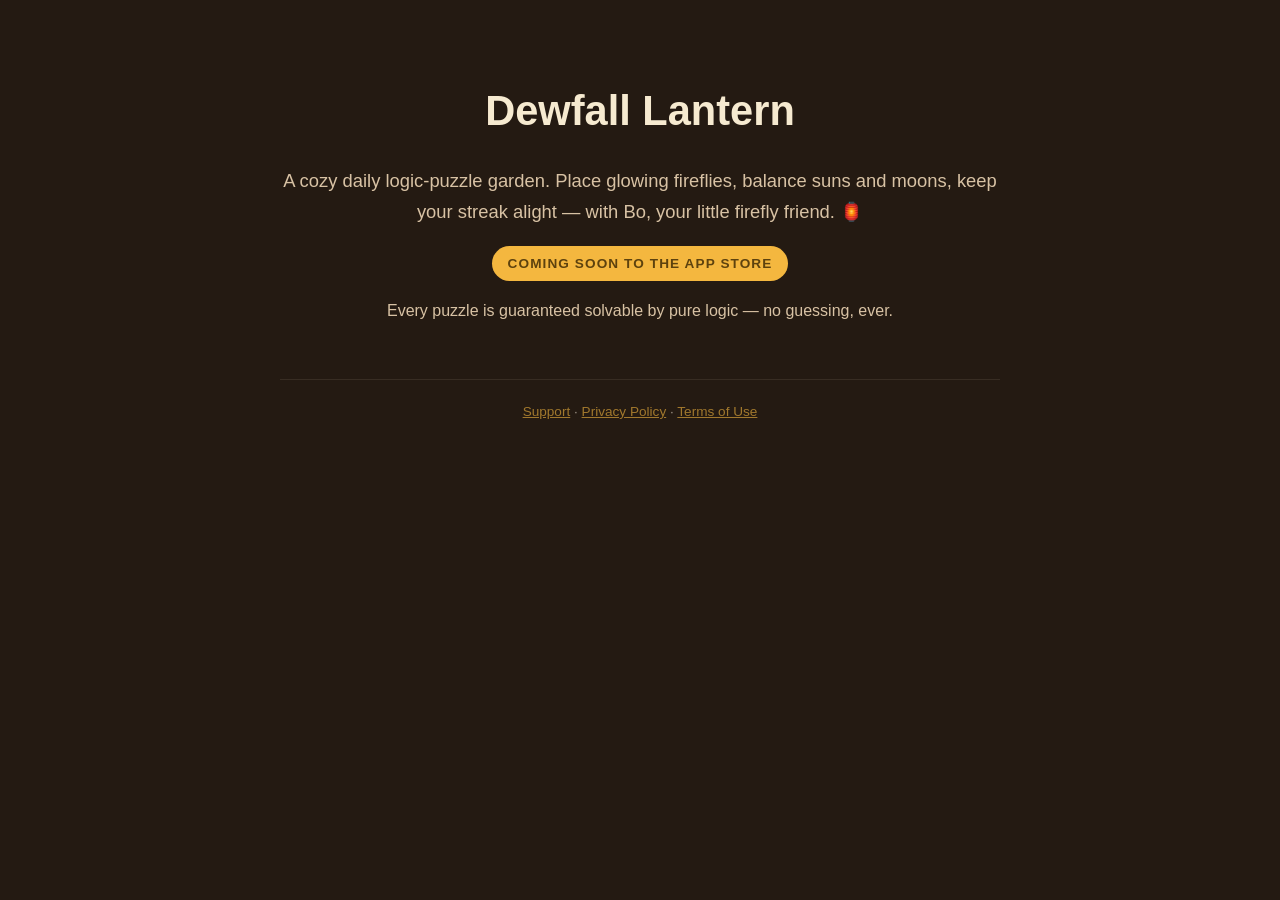
<file: index.html>
<!DOCTYPE html><html lang="en"><head><meta charset="utf-8"><meta name="viewport" content="width=device-width,initial-scale=1"><title>Dewfall Lantern — a little light for every evening</title><link rel="stylesheet" href="style.css"></head><body><main style="text-align:center">
<h1 style="font-size:2.6rem;margin-bottom:0">Dewfall Lantern</h1>
<p style="font-size:1.15rem">A cozy daily logic-puzzle garden. Place glowing fireflies, balance suns and moons, keep your streak alight — with Bo, your little firefly friend. 🏮</p>
<p><span class="badge">Coming soon to the App Store</span></p>
<p>Every puzzle is guaranteed solvable by pure logic — no guessing, ever.</p>
<footer><a href="support.html">Support</a> · <a href="privacy.html">Privacy Policy</a> · <a href="terms.html">Terms of Use</a></footer>
</main></body></html>
</file>
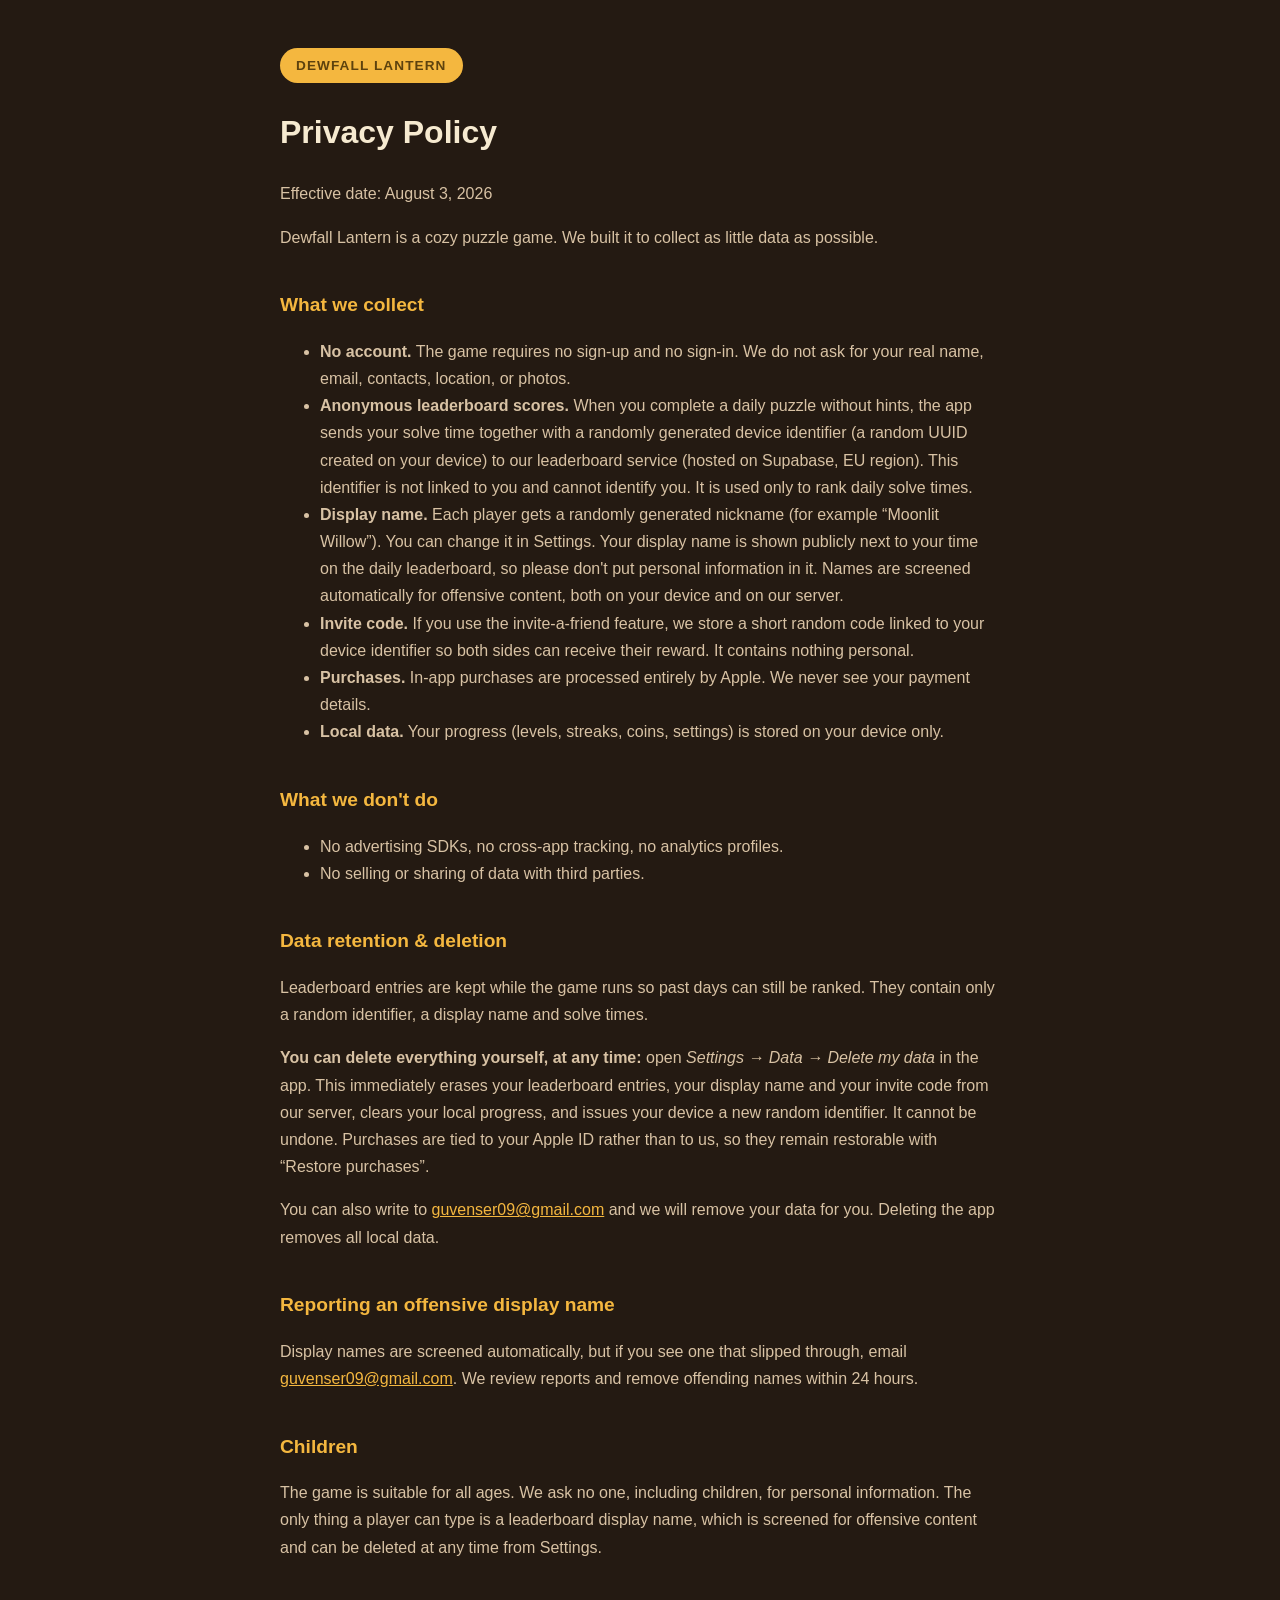
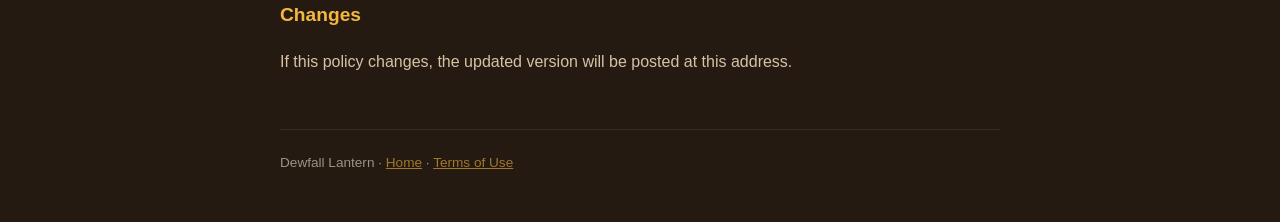
<file: privacy.html>
<!DOCTYPE html><html lang="en"><head><meta charset="utf-8"><meta name="viewport" content="width=device-width,initial-scale=1"><title>Privacy Policy — Dewfall Lantern</title><link rel="stylesheet" href="style.css"></head><body><main>
<span class="badge">Dewfall Lantern</span>
<h1>Privacy Policy</h1>
<p>Effective date: August 3, 2026</p>
<p>Dewfall Lantern is a cozy puzzle game. We built it to collect as little data as possible.</p>
<h2>What we collect</h2>
<ul>
<li><strong>No account.</strong> The game requires no sign-up and no sign-in. We do not ask for your real name, email, contacts, location, or photos.</li>
<li><strong>Anonymous leaderboard scores.</strong> When you complete a daily puzzle without hints, the app sends your solve time together with a randomly generated device identifier (a random UUID created on your device) to our leaderboard service (hosted on Supabase, EU region). This identifier is not linked to you and cannot identify you. It is used only to rank daily solve times.</li>
<li><strong>Display name.</strong> Each player gets a randomly generated nickname (for example “Moonlit Willow”). You can change it in Settings. Your display name is shown publicly next to your time on the daily leaderboard, so please don't put personal information in it. Names are screened automatically for offensive content, both on your device and on our server.</li>
<li><strong>Invite code.</strong> If you use the invite-a-friend feature, we store a short random code linked to your device identifier so both sides can receive their reward. It contains nothing personal.</li>
<li><strong>Purchases.</strong> In-app purchases are processed entirely by Apple. We never see your payment details.</li>
<li><strong>Local data.</strong> Your progress (levels, streaks, coins, settings) is stored on your device only.</li>
</ul>
<h2>What we don't do</h2>
<ul>
<li>No advertising SDKs, no cross-app tracking, no analytics profiles.</li>
<li>No selling or sharing of data with third parties.</li>
</ul>
<h2>Data retention & deletion</h2>
<p>Leaderboard entries are kept while the game runs so past days can still be ranked. They contain only a random identifier, a display name and solve times.</p>
<p><strong>You can delete everything yourself, at any time:</strong> open <em>Settings &rarr; Data &rarr; Delete my data</em> in the app. This immediately erases your leaderboard entries, your display name and your invite code from our server, clears your local progress, and issues your device a new random identifier. It cannot be undone. Purchases are tied to your Apple ID rather than to us, so they remain restorable with &ldquo;Restore purchases&rdquo;.</p>
<p>You can also write to <a href="mailto:guvenser09@gmail.com">guvenser09@gmail.com</a> and we will remove your data for you. Deleting the app removes all local data.</p>
<h2>Reporting an offensive display name</h2>
<p>Display names are screened automatically, but if you see one that slipped through, email <a href="mailto:guvenser09@gmail.com">guvenser09@gmail.com</a>. We review reports and remove offending names within 24 hours.</p>
<h2>Children</h2>
<p>The game is suitable for all ages. We ask no one, including children, for personal information. The only thing a player can type is a leaderboard display name, which is screened for offensive content and can be deleted at any time from Settings.</p>
<h2>Changes</h2>
<p>If this policy changes, the updated version will be posted at this address.</p>
<footer>Dewfall Lantern · <a href="index.html">Home</a> · <a href="terms.html">Terms of Use</a></footer>
</main></body></html>
</file>
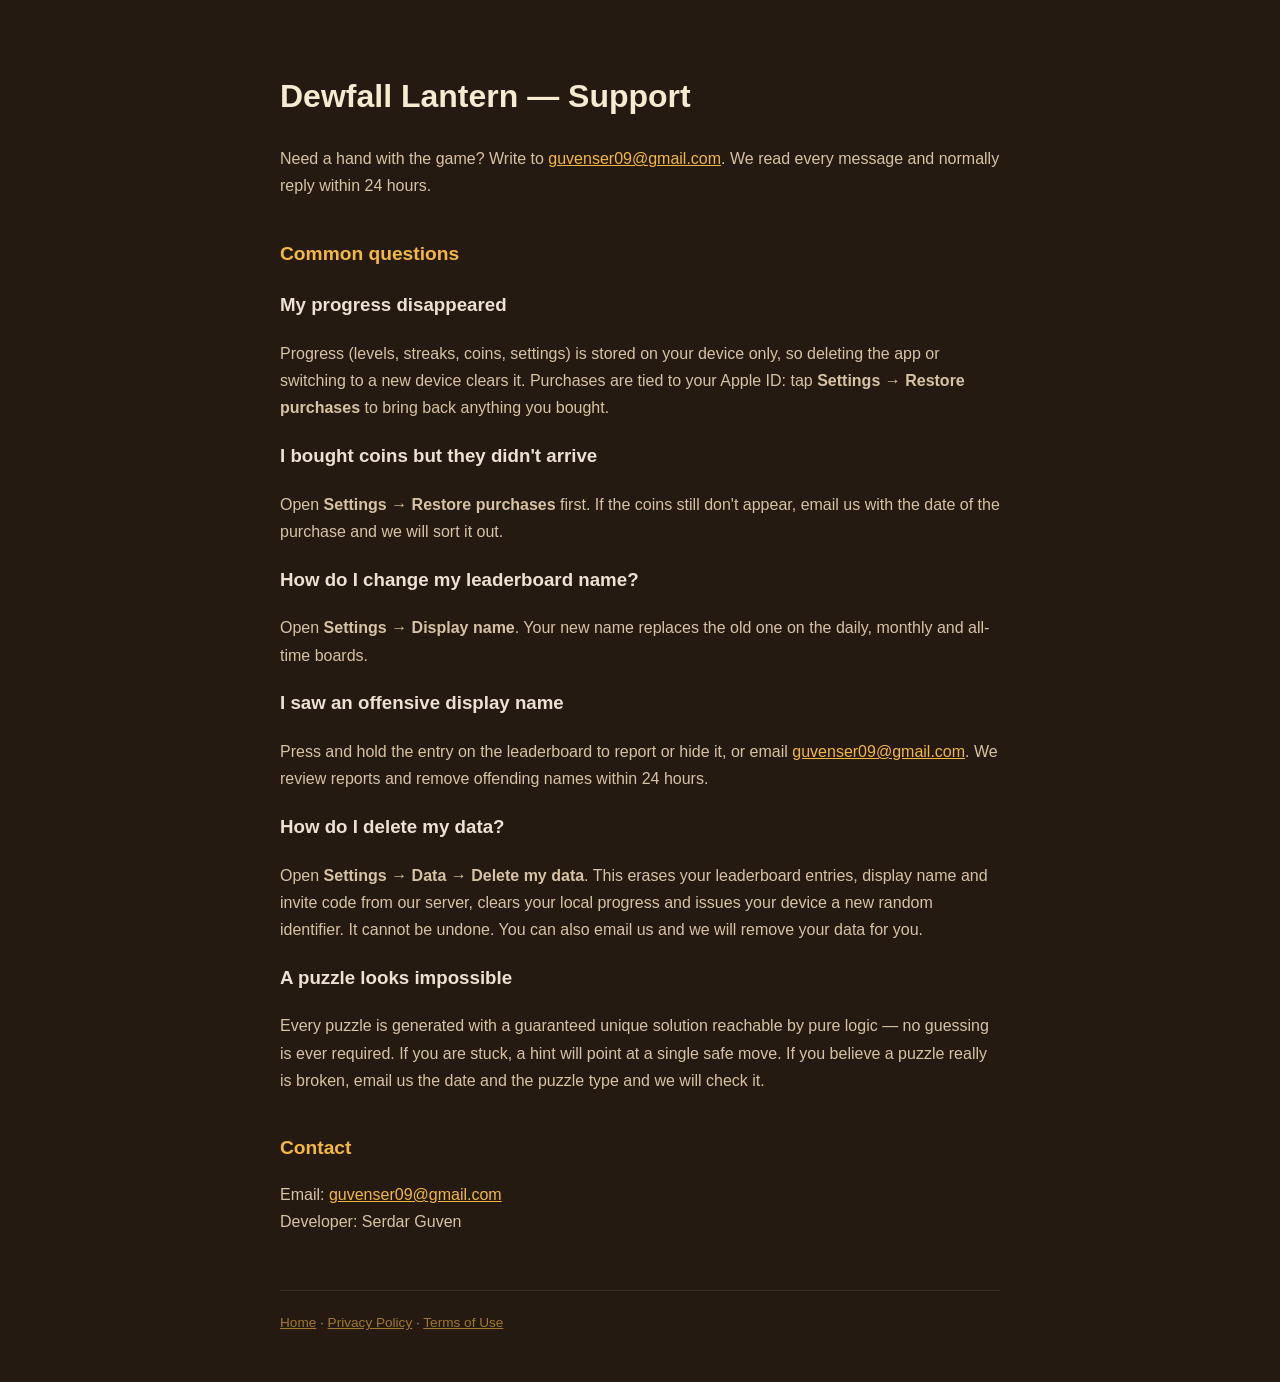
<file: support.html>
<!DOCTYPE html><html lang="en"><head><meta charset="utf-8"><meta name="viewport" content="width=device-width,initial-scale=1"><title>Support — Dewfall Lantern</title><link rel="stylesheet" href="style.css"></head><body><main>
<h1>Dewfall Lantern — Support</h1>
<p>Need a hand with the game? Write to <a href="mailto:guvenser09@gmail.com">guvenser09@gmail.com</a>. We read every message and normally reply within 24 hours.</p>

<h2>Common questions</h2>

<h3>My progress disappeared</h3>
<p>Progress (levels, streaks, coins, settings) is stored on your device only, so deleting the app or switching to a new device clears it. Purchases are tied to your Apple ID: tap <strong>Settings &rarr; Restore purchases</strong> to bring back anything you bought.</p>

<h3>I bought coins but they didn't arrive</h3>
<p>Open <strong>Settings &rarr; Restore purchases</strong> first. If the coins still don't appear, email us with the date of the purchase and we will sort it out.</p>

<h3>How do I change my leaderboard name?</h3>
<p>Open <strong>Settings &rarr; Display name</strong>. Your new name replaces the old one on the daily, monthly and all-time boards.</p>

<h3>I saw an offensive display name</h3>
<p>Press and hold the entry on the leaderboard to report or hide it, or email <a href="mailto:guvenser09@gmail.com">guvenser09@gmail.com</a>. We review reports and remove offending names within 24 hours.</p>

<h3>How do I delete my data?</h3>
<p>Open <strong>Settings &rarr; Data &rarr; Delete my data</strong>. This erases your leaderboard entries, display name and invite code from our server, clears your local progress and issues your device a new random identifier. It cannot be undone. You can also email us and we will remove your data for you.</p>

<h3>A puzzle looks impossible</h3>
<p>Every puzzle is generated with a guaranteed unique solution reachable by pure logic — no guessing is ever required. If you are stuck, a hint will point at a single safe move. If you believe a puzzle really is broken, email us the date and the puzzle type and we will check it.</p>

<h2>Contact</h2>
<p>Email: <a href="mailto:guvenser09@gmail.com">guvenser09@gmail.com</a><br>Developer: Serdar Guven</p>

<footer><a href="index.html">Home</a> &middot; <a href="privacy.html">Privacy Policy</a> &middot; <a href="terms.html">Terms of Use</a></footer>
</main></body></html>
</file>
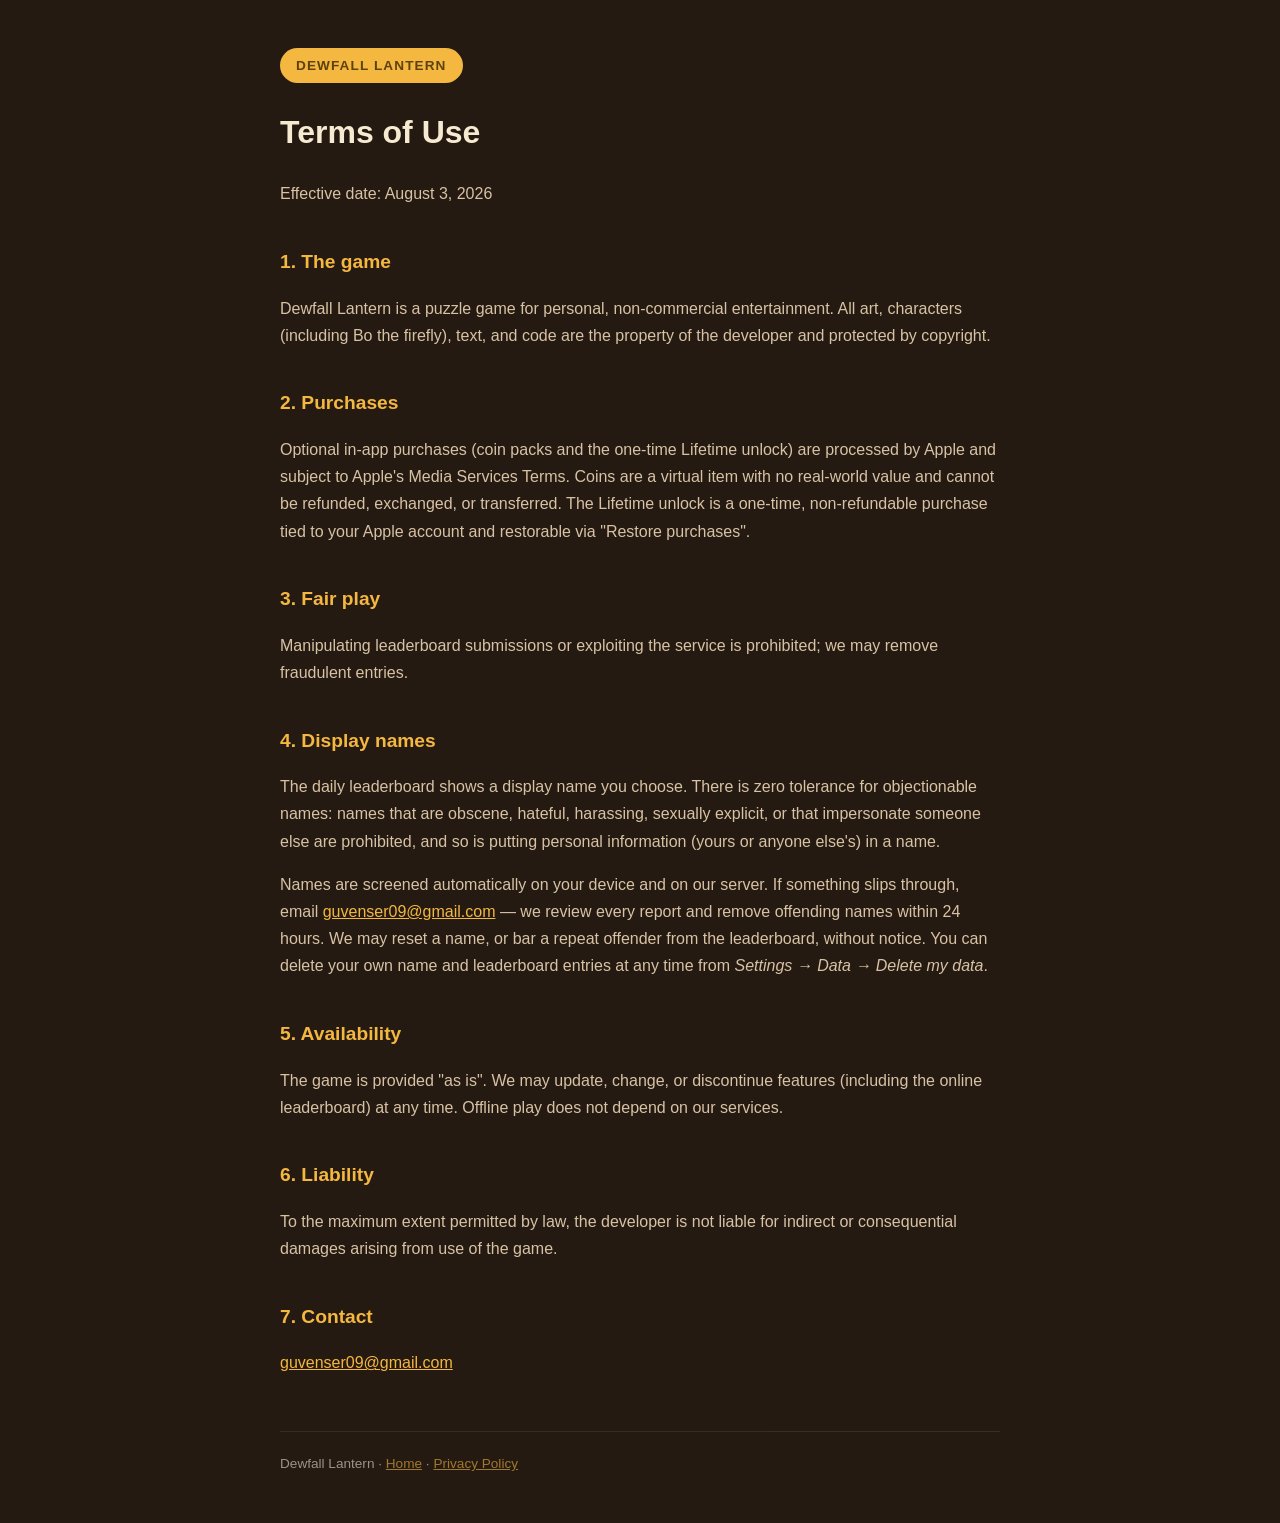
<file: terms.html>
<!DOCTYPE html><html lang="en"><head><meta charset="utf-8"><meta name="viewport" content="width=device-width,initial-scale=1"><title>Terms of Use — Dewfall Lantern</title><link rel="stylesheet" href="style.css"></head><body><main>
<span class="badge">Dewfall Lantern</span>
<h1>Terms of Use</h1>
<p>Effective date: August 3, 2026</p>
<h2>1. The game</h2>
<p>Dewfall Lantern is a puzzle game for personal, non-commercial entertainment. All art, characters (including Bo the firefly), text, and code are the property of the developer and protected by copyright.</p>
<h2>2. Purchases</h2>
<p>Optional in-app purchases (coin packs and the one-time Lifetime unlock) are processed by Apple and subject to Apple's Media Services Terms. Coins are a virtual item with no real-world value and cannot be refunded, exchanged, or transferred. The Lifetime unlock is a one-time, non-refundable purchase tied to your Apple account and restorable via "Restore purchases".</p>
<h2>3. Fair play</h2>
<p>Manipulating leaderboard submissions or exploiting the service is prohibited; we may remove fraudulent entries.</p>
<h2>4. Display names</h2>
<p>The daily leaderboard shows a display name you choose. There is zero tolerance for objectionable names: names that are obscene, hateful, harassing, sexually explicit, or that impersonate someone else are prohibited, and so is putting personal information (yours or anyone else's) in a name.</p>
<p>Names are screened automatically on your device and on our server. If something slips through, email <a href="mailto:guvenser09@gmail.com">guvenser09@gmail.com</a> — we review every report and remove offending names within 24 hours. We may reset a name, or bar a repeat offender from the leaderboard, without notice. You can delete your own name and leaderboard entries at any time from <em>Settings &rarr; Data &rarr; Delete my data</em>.</p>
<h2>5. Availability</h2>
<p>The game is provided "as is". We may update, change, or discontinue features (including the online leaderboard) at any time. Offline play does not depend on our services.</p>
<h2>6. Liability</h2>
<p>To the maximum extent permitted by law, the developer is not liable for indirect or consequential damages arising from use of the game.</p>
<h2>7. Contact</h2>
<p><a href="mailto:guvenser09@gmail.com">guvenser09@gmail.com</a></p>
<footer>Dewfall Lantern · <a href="index.html">Home</a> · <a href="privacy.html">Privacy Policy</a></footer>
</main></body></html>
</file>
<file: style.css>
body{margin:0;font-family:-apple-system,Segoe UI,Roboto,sans-serif;background:#241a12;color:#ece1d2;line-height:1.7}
main{max-width:720px;margin:0 auto;padding:48px 24px}
h1{color:#f6ead0;font-size:2rem}h2{color:#f4b73f;margin-top:2em;font-size:1.2rem}
a{color:#f4b73f}p,li{color:#d8c2a4}
.badge{display:inline-block;background:#f4b73f;color:#5d420e;border-radius:999px;padding:6px 16px;font-weight:700;font-size:.85rem;letter-spacing:.08em;text-transform:uppercase}
footer{opacity:.6;font-size:.85rem;margin-top:4em;border-top:1px solid rgba(246,234,208,.15);padding-top:1.5em}
</file>
